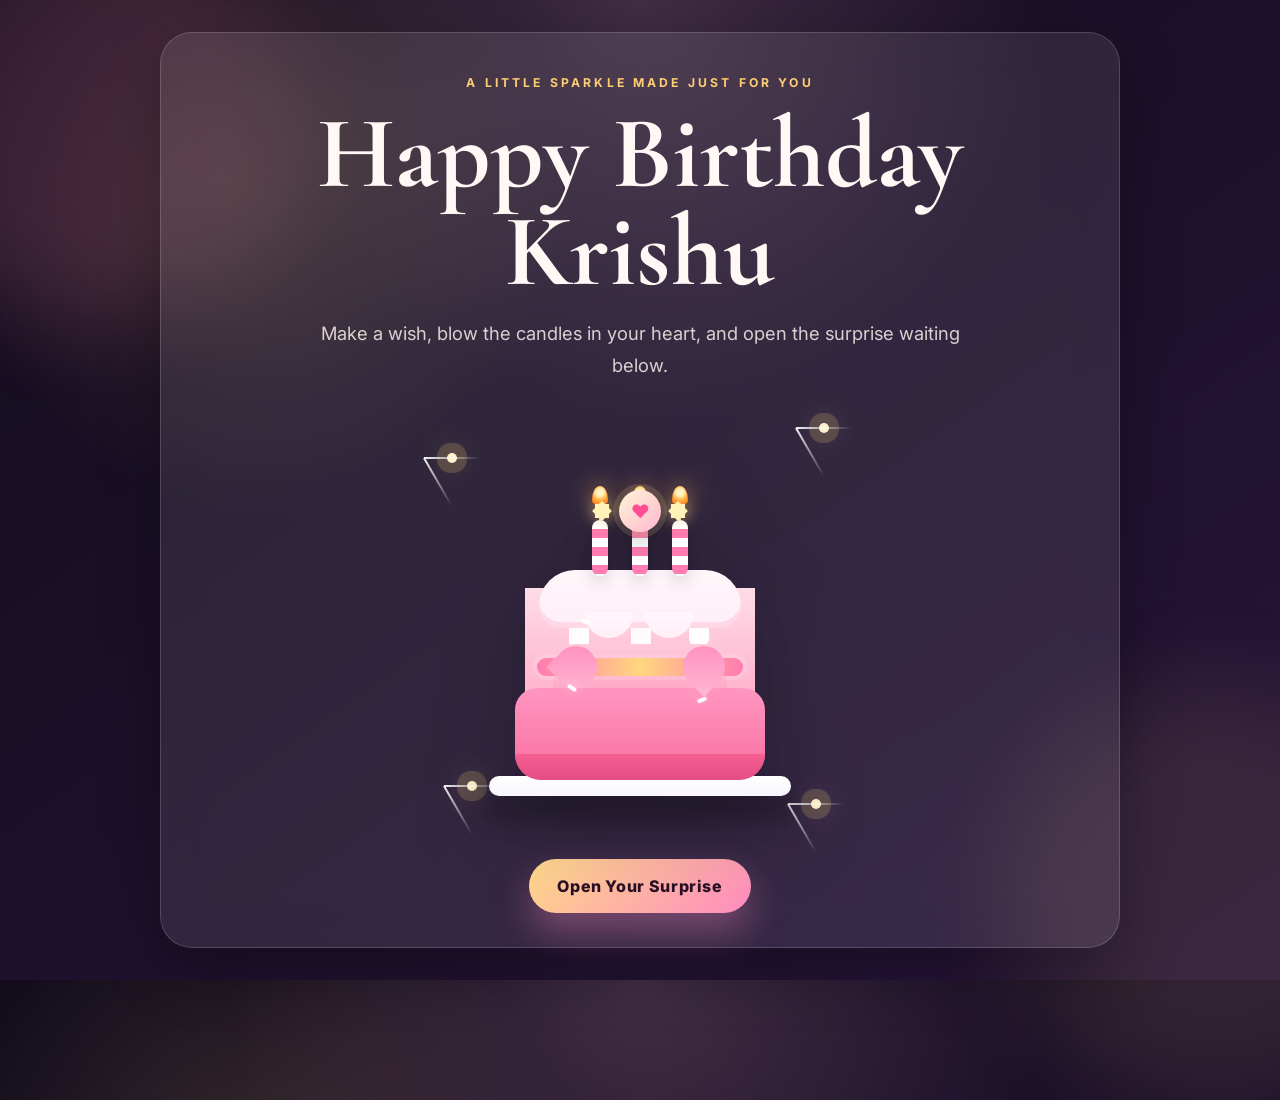
<file: index.html>
<!DOCTYPE html>
<html lang="en">
  <head>
    <meta charset="UTF-8" />
    <meta name="viewport" content="width=device-width, initial-scale=1.0" />
    <title>Birthday Surprise</title>
    <link rel="preconnect" href="https://fonts.googleapis.com" />
    <link rel="preconnect" href="https://fonts.gstatic.com" crossorigin />
    <link
      href="https://fonts.googleapis.com/css2?family=Cormorant+Garamond:wght@500;600;700&family=Inter:wght@400;500;600;700;800&display=swap"
      rel="stylesheet"
    />
    <link rel="stylesheet" href="styles.css" />
  </head>
  <body class="landing-page">
    <audio id="bg-music" src="assets/birthday-music.mp3" preload="auto" loop aria-hidden="true"></audio>
    <main class="scene">
      <div class="ambient ambient-left"></div>
      <div class="ambient ambient-right"></div>

      <section class="hero-panel">
        <p class="eyebrow">A little sparkle made just for you</p>
        <h1>Happy Birthday Krishu</h1>
        <p class="subtitle">
          Make a wish, blow the candles in your heart, and open the surprise waiting below.
        </p>

        <div class="cake-wrap" aria-label="Birthday cake with candles and firecrackers">
          <div class="spark spark-one"></div>
          <div class="spark spark-two"></div>
          <div class="spark spark-three"></div>
          <div class="spark spark-four"></div>

          <div class="cake-shadow"></div>
          <div class="cake">
            <div class="cake-topper">
              <span class="cake-star cake-star-left"></span>
              <span class="cake-heart">&hearts;</span>
              <span class="cake-star cake-star-right"></span>
            </div>
            <div class="drip drip-one"></div>
            <div class="drip drip-two"></div>
            <div class="drip drip-three"></div>
            <div class="cake-ribbon"></div>
            <div class="candles">
              <span class="candle candle-one"><span class="flame"></span></span>
              <span class="candle candle-two"><span class="flame"></span></span>
              <span class="candle candle-three"><span class="flame"></span></span>
            </div>
            <div class="sprinkle sprinkle-a"></div>
            <div class="sprinkle sprinkle-b"></div>
            <div class="sprinkle sprinkle-c"></div>
            <div class="sprinkle sprinkle-d"></div>
            <div class="icing"></div>
            <div class="middle-layer">
              <span class="frosting"></span>
            </div>
            <div class="base-layer">
              <span class="frosting frost-a"></span>
              <span class="frosting frost-b"></span>
            </div>
            <div class="plate"></div>
          </div>
        </div>

        <a class="surprise-btn" href="surprise.html">Open Your Surprise</a>
      </section>
    </main>

    <script src="script.js"></script>
  </body>
</html>
</file>
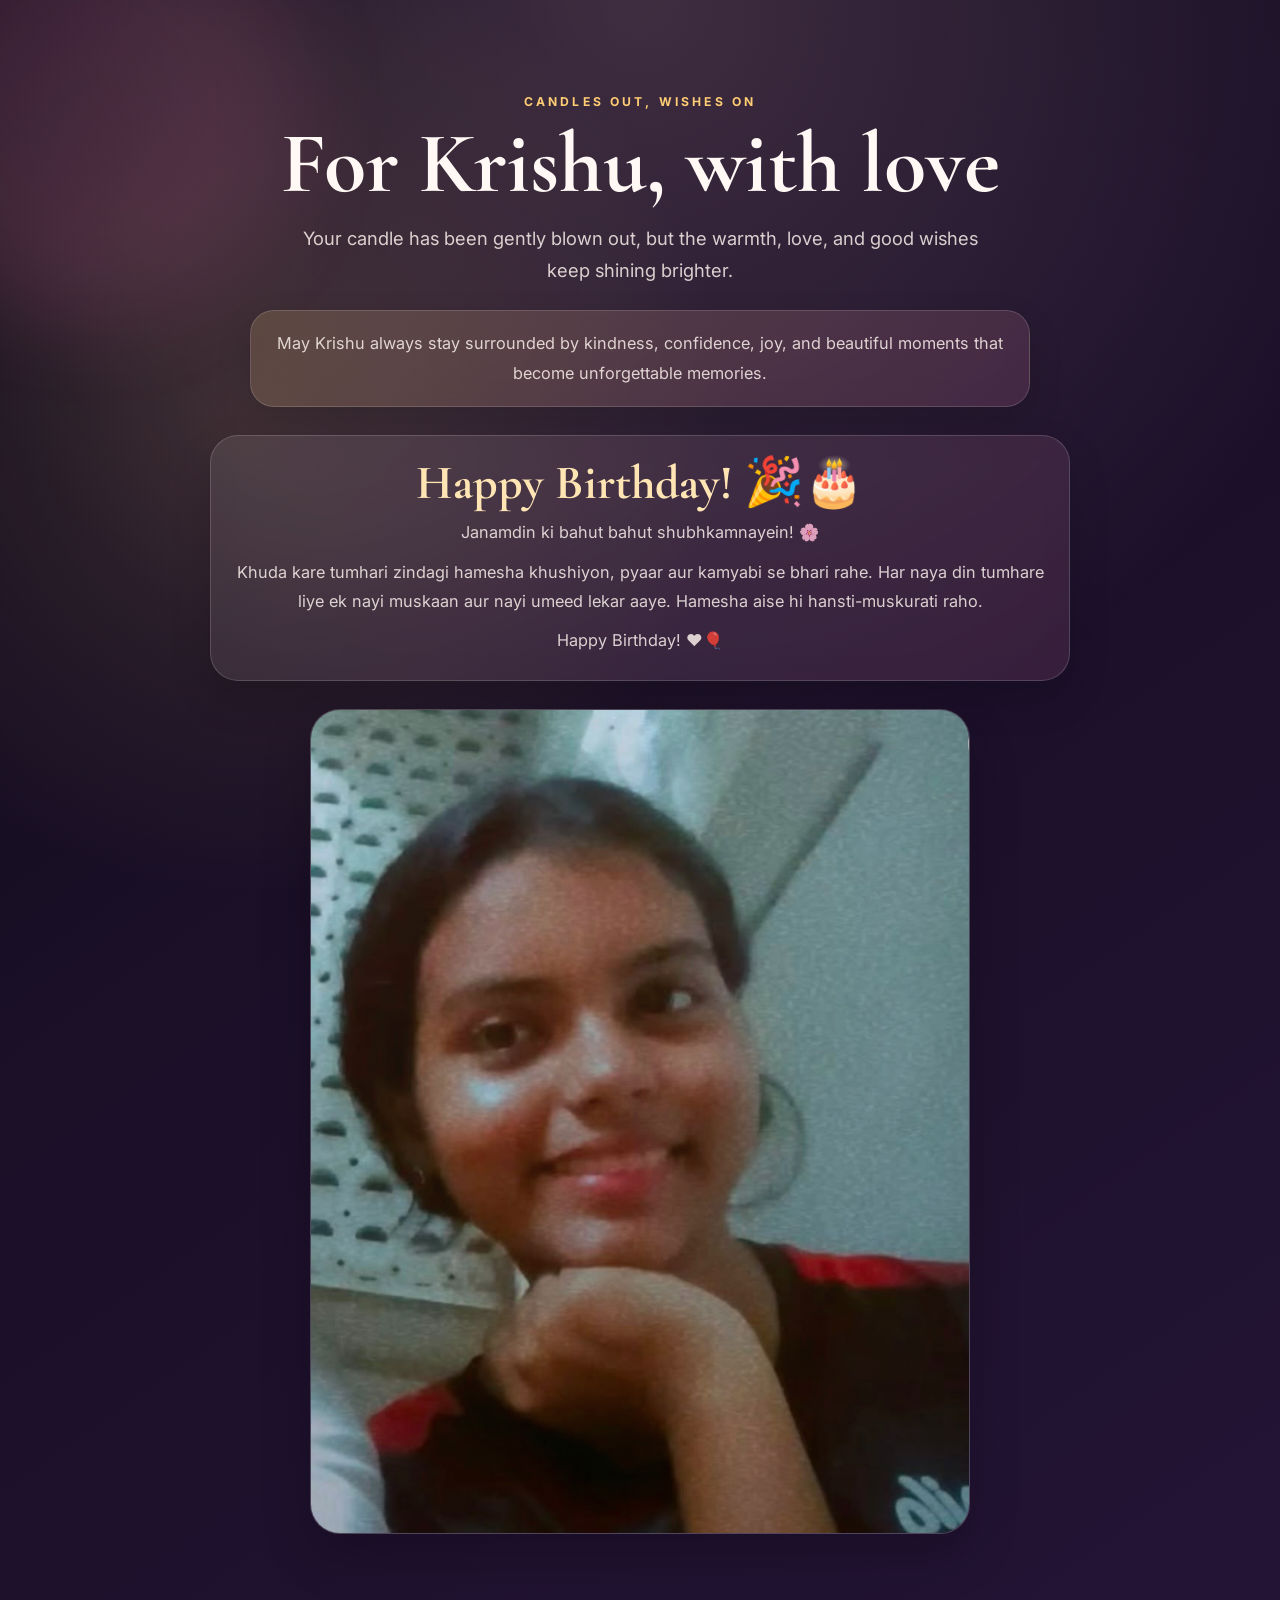
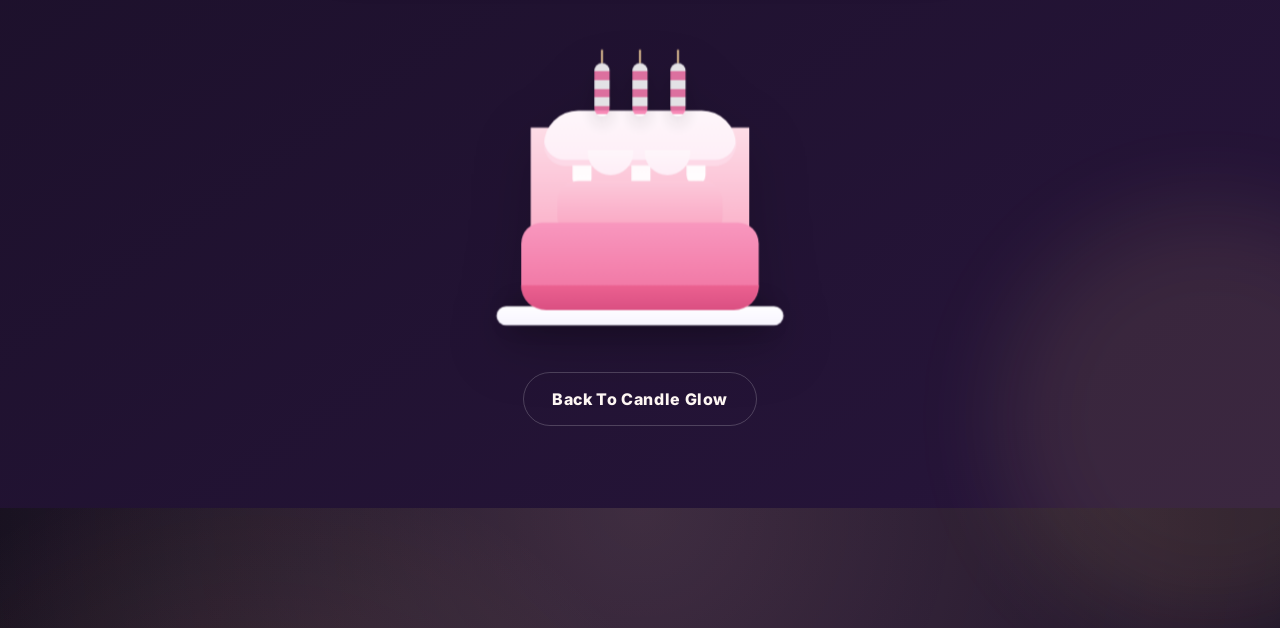
<file: surprise.html>
<!DOCTYPE html>
<html lang="en">
  <head>
    <meta charset="UTF-8" />
    <meta name="viewport" content="width=device-width, initial-scale=1.0" />
    <title>For Krishu</title>
    <link rel="preconnect" href="https://fonts.googleapis.com" />
    <link rel="preconnect" href="https://fonts.gstatic.com" crossorigin />
    <link
      href="https://fonts.googleapis.com/css2?family=Cormorant+Garamond:wght@500;600;700&family=Inter:wght@400;500;600;700;800&display=swap"
      rel="stylesheet"
    />
    <link rel="stylesheet" href="styles.css" />
  </head>
  <body class="surprise-page">
    <audio id="bg-music" src="assets/birthday-music.mp3" preload="auto" loop aria-hidden="true"></audio>
    <main class="scene surprise-scene">
      <div class="ambient ambient-left"></div>
      <div class="ambient ambient-right"></div>

      <section class="surprise-panel">
        <p class="eyebrow">Candles out, wishes on</p>
        <h1>For Krishu, with love</h1>
        <p class="subtitle">
          Your candle has been gently blown out, but the warmth, love, and good wishes keep shining brighter.
        </p>

        <div class="wish-banner">
          <p>
            May Krishu always stay surrounded by kindness, confidence, joy, and beautiful moments that become
            unforgettable memories.
          </p>
        </div>

        <div class="birthday-message">
          <h2>Happy Birthday! &#127881;&#127874;</h2>
          <p>Janamdin ki bahut bahut shubhkamnayein! &#127800;</p>
          <p>
            Khuda kare tumhari zindagi hamesha khushiyon, pyaar aur kamyabi se bhari rahe. Har naya din tumhare
            liye ek nayi muskaan aur nayi umeed lekar aaye. Hamesha aise hi hansti-muskurati raho.
          </p>
          <p>Happy Birthday! &#10084;&#65039;&#127880;</p>
        </div>

        <div class="photo-stage" aria-label="Photo slideshow for Krishu">
          <figure class="photo-frame">
            <img
              id="slideshow-photo"
              src="assets/krishu-1.jpeg"
              alt="Krishu smiling in a casual portrait"
              loading="eager"
              decoding="async"
            />
          </figure>
        </div>

        <div class="cake-reveal" aria-label="Cake with candles turned off">
          <div class="cake-shadow"></div>
          <div class="cake cake-muted">
            <div class="drip drip-one"></div>
            <div class="drip drip-two"></div>
            <div class="drip drip-three"></div>
            <div class="candles candles-off">
              <span class="candle candle-one"><span class="flame flame-off"></span></span>
              <span class="candle candle-two"><span class="flame flame-off"></span></span>
              <span class="candle candle-three"><span class="flame flame-off"></span></span>
            </div>
            <div class="icing"></div>
            <div class="middle-layer">
              <span class="frosting"></span>
            </div>
            <div class="base-layer">
              <span class="frosting frost-a"></span>
              <span class="frosting frost-b"></span>
            </div>
            <div class="plate"></div>
          </div>
        </div>

        <a class="surprise-btn ghost" href="index.html">Back to candle glow</a>
      </section>
    </main>

    <script src="script.js"></script>
  </body>
</html>
</file>
<file: styles.css>
:root {
  --bg-1: #120c1b;
  --bg-2: #27153b;
  --panel: rgba(255, 248, 246, 0.09);
  --panel-border: rgba(255, 255, 255, 0.16);
  --text: #fff8f4;
  --muted: rgba(255, 245, 240, 0.82);
  --accent: #ffcd73;
  --accent-2: #ff7bb1;
  --shadow: rgba(0, 0, 0, 0.32);
  --cake-top: #ffdce7;
  --cake-mid: #ffb7cf;
  --cake-bottom: #ff8fbc;
  --icing: #fff7fb;
  --plate: #f8f5ff;
}

* {
  box-sizing: border-box;
}

html,
body {
  margin: 0;
  min-height: 100%;
}

body {
  font-family: "Inter", sans-serif;
  color: var(--text);
  background:
    radial-gradient(circle at top, rgba(255, 188, 214, 0.18), transparent 35%),
    radial-gradient(circle at 20% 20%, rgba(255, 205, 115, 0.14), transparent 24%),
    linear-gradient(145deg, var(--bg-1), var(--bg-2));
  overflow-x: hidden;
}

body::before {
  content: "";
  position: fixed;
  inset: 0;
  background-image:
    linear-gradient(rgba(255, 255, 255, 0.04) 1px, transparent 1px),
    linear-gradient(90deg, rgba(255, 255, 255, 0.04) 1px, transparent 1px);
  background-size: 60px 60px;
  opacity: 0.12;
  pointer-events: none;
  mask-image: radial-gradient(circle at center, black 48%, transparent 100%);
}

.scene {
  min-height: 100vh;
  display: grid;
  place-items: center;
  padding: 32px 18px;
  position: relative;
}

.hero-panel,
.surprise-panel {
  width: min(960px, 100%);
  padding: 42px 24px 34px;
  text-align: center;
  position: relative;
  z-index: 1;
}

.hero-panel {
  background: var(--panel);
  border: 1px solid var(--panel-border);
  border-radius: 32px;
  backdrop-filter: blur(20px);
  box-shadow: 0 22px 60px var(--shadow);
}

.eyebrow {
  margin: 0 0 14px;
  text-transform: uppercase;
  letter-spacing: 0.26em;
  color: var(--accent);
  font-size: 0.76rem;
  font-weight: 700;
}

h1,
h2 {
  font-family: "Cormorant Garamond", serif;
  margin: 0;
  line-height: 0.96;
}

h1 {
  font-size: clamp(3.2rem, 8vw, 6.4rem);
}

.subtitle {
  max-width: 680px;
  margin: 16px auto 0;
  font-size: clamp(1rem, 2vw, 1.15rem);
  line-height: 1.75;
  color: var(--muted);
}

.wish-banner {
  width: min(780px, 100%);
  margin: 24px auto 0;
  padding: 18px 20px;
  border-radius: 24px;
  background: linear-gradient(135deg, rgba(255, 219, 138, 0.16), rgba(255, 140, 192, 0.14));
  border: 1px solid rgba(255, 255, 255, 0.15);
  box-shadow: 0 14px 34px rgba(0, 0, 0, 0.16);
  backdrop-filter: blur(12px);
}

.wish-banner p {
  margin: 0;
  color: var(--muted);
  line-height: 1.8;
  font-size: 1.02rem;
}

.birthday-message {
  width: min(860px, 100%);
  margin: 28px auto 0;
  padding: 24px 22px;
  border-radius: 28px;
  background: linear-gradient(135deg, rgba(255, 255, 255, 0.09), rgba(255, 140, 192, 0.12));
  border: 1px solid rgba(255, 255, 255, 0.16);
  box-shadow: 0 18px 38px rgba(0, 0, 0, 0.18);
  backdrop-filter: blur(12px);
}

.birthday-message h2 {
  font-size: clamp(2rem, 4vw, 3rem);
  color: #ffe5b4;
  margin-bottom: 12px;
}

.birthday-message p {
  margin: 10px 0 0;
  line-height: 1.8;
  color: var(--muted);
  font-size: 1.02rem;
}

.cake-wrap,
.cake-reveal {
  width: min(430px, 92vw);
  aspect-ratio: 1;
  margin: 24px auto 24px;
  position: relative;
  display: grid;
  place-items: center;
}

.cake-shadow {
  position: absolute;
  bottom: 18px;
  width: 72%;
  height: 18px;
  border-radius: 999px;
  background: rgba(0, 0, 0, 0.25);
  filter: blur(12px);
}

.cake {
  position: relative;
  width: 250px;
  height: 252px;
  margin-top: 68px;
  filter: drop-shadow(0 24px 40px rgba(0, 0, 0, 0.25));
  transform: translateY(0);
}

.cake::before {
  content: "";
  position: absolute;
  inset: 60px 10px 16px;
  border-radius: 0 0 28px 28px;
  background: linear-gradient(180deg, var(--cake-top), var(--cake-mid) 55%, var(--cake-bottom));
}

.cake::after {
  content: "";
  position: absolute;
  left: 0;
  right: 0;
  bottom: 0;
  height: 26px;
  border-radius: 0 0 26px 26px;
  background: linear-gradient(180deg, #f55f92, #e44d84);
}

.cake-topper {
  position: absolute;
  left: 50%;
  top: -38px;
  transform: translateX(-50%);
  display: flex;
  align-items: center;
  gap: 10px;
  z-index: 4;
}

.cake-heart {
  width: 42px;
  height: 42px;
  display: grid;
  place-items: center;
  border-radius: 50%;
  background: linear-gradient(135deg, #fff6d6, #ffb7cf);
  color: #ff4f92;
  font-size: 1.15rem;
  box-shadow:
    0 0 0 6px rgba(255, 219, 138, 0.15),
    0 12px 24px rgba(0, 0, 0, 0.18);
}

.cake-star {
  position: relative;
  width: 14px;
  height: 14px;
  background: #fff1b8;
  transform: rotate(45deg);
  box-shadow: 0 0 16px rgba(255, 219, 138, 0.8);
}

.cake-star::before,
.cake-star::after {
  content: "";
  position: absolute;
  inset: 0;
  background: inherit;
}

.cake-star::before {
  transform: rotate(45deg);
}

.cake-star::after {
  transform: rotate(-45deg);
}

.cake-ribbon {
  position: absolute;
  left: 22px;
  right: 22px;
  top: 130px;
  height: 18px;
  border-radius: 999px;
  background: linear-gradient(90deg, #ff7bb1, #ffd77d, #ff7bb1);
  box-shadow: 0 0 0 4px rgba(255, 255, 255, 0.12);
  z-index: 1;
}

.cake-ribbon::before,
.cake-ribbon::after {
  content: "";
  position: absolute;
  top: 50%;
  width: 42px;
  height: 42px;
  border-radius: 50% 50% 50% 0;
  background: linear-gradient(135deg, #ff8cc0, #ffb7cf);
  transform: translateY(-50%) rotate(45deg);
}

.cake-ribbon::before {
  left: 18px;
}

.cake-ribbon::after {
  right: 18px;
  border-radius: 50% 50% 0 50%;
}

.sprinkle {
  position: absolute;
  width: 10px;
  height: 4px;
  border-radius: 999px;
  background: #fff;
  z-index: 3;
  opacity: 0.95;
  box-shadow: 0 0 8px rgba(255, 255, 255, 0.38);
}

.sprinkle-a {
  top: 92px;
  left: 66px;
  transform: rotate(18deg);
}

.sprinkle-b {
  top: 108px;
  left: 184px;
  transform: rotate(-22deg);
}

.sprinkle-c {
  top: 158px;
  left: 52px;
  transform: rotate(34deg);
}

.sprinkle-d {
  top: 170px;
  right: 58px;
  transform: rotate(-20deg);
}

.icing {
  position: absolute;
  left: 24px;
  right: 24px;
  top: 42px;
  height: 58px;
  border-radius: 36px 36px 22px 22px;
  background: linear-gradient(180deg, var(--icing), #ffeef7);
  box-shadow: inset 0 -6px 0 rgba(255, 148, 183, 0.25);
}

.icing::before,
.icing::after {
  content: "";
  position: absolute;
  bottom: -10px;
  width: 48px;
  height: 26px;
  border-radius: 0 0 40px 40px;
  background: inherit;
}

.icing::before {
  left: 46px;
}

.icing::after {
  right: 48px;
}

.middle-layer {
  position: absolute;
  left: 38px;
  right: 38px;
  bottom: 76px;
  height: 60px;
  border-radius: 22px;
  background: linear-gradient(180deg, #ffc9dc, #ff9ec0);
}

.base-layer {
  position: absolute;
  left: 0;
  right: 0;
  bottom: 0;
  height: 92px;
  border-radius: 22px 22px 26px 26px;
  background: linear-gradient(180deg, #ff96c0, #f86d9f);
}

.frosting {
  position: absolute;
  inset: auto 18px -8px;
  height: 22px;
  border-radius: 999px;
  background: var(--icing);
}

.middle-layer .frosting {
  left: 14px;
  right: 14px;
}

.frost-a,
.frost-b {
  width: 58px;
  height: 20px;
  bottom: -8px;
  border-radius: 999px;
}

.frost-a {
  left: 26px;
}

.frost-b {
  right: 26px;
}

.plate {
  position: absolute;
  left: -26px;
  right: -26px;
  bottom: -16px;
  height: 20px;
  border-radius: 999px;
  background: linear-gradient(180deg, #fff, var(--plate));
  box-shadow: 0 12px 32px rgba(0, 0, 0, 0.16);
}

.candles {
  position: absolute;
  left: 0;
  right: 0;
  top: -8px;
  display: flex;
  justify-content: center;
  gap: 24px;
  z-index: 2;
}

.candle {
  width: 16px;
  height: 56px;
  border-radius: 12px;
  background:
    repeating-linear-gradient(180deg, #fff 0 9px, #ff7bb1 9px 18px);
  position: relative;
  box-shadow: 0 8px 18px rgba(0, 0, 0, 0.14);
}

.candle::before {
  content: "";
  position: absolute;
  left: 50%;
  top: -14px;
  width: 2px;
  height: 14px;
  background: #ffd89c;
  transform: translateX(-50%);
}

.flame {
  position: absolute;
  left: 50%;
  top: -34px;
  width: 16px;
  height: 22px;
  transform: translateX(-50%);
  border-radius: 50% 50% 50% 50% / 62% 62% 38% 38%;
  background: radial-gradient(circle at 50% 30%, #fff4c2 0 20%, #ffb84d 40%, #ff6a00 72%, rgba(255, 106, 0, 0) 73%);
  filter: drop-shadow(0 0 12px rgba(255, 180, 80, 0.75));
  animation: flame-flicker 0.9s infinite ease-in-out alternate;
}

.flame-off {
  opacity: 0;
  transform: translateX(-50%) scale(0.4);
}

.cake-muted .candle {
  opacity: 0.88;
}

.cake-muted {
  filter: grayscale(0.08) drop-shadow(0 20px 30px rgba(0, 0, 0, 0.18));
}

.drip {
  position: absolute;
  top: 72px;
  width: 20px;
  background: linear-gradient(180deg, var(--icing), #fff);
  border-radius: 999px;
}

.drip-one {
  left: 54px;
  height: 52px;
}

.drip-two {
  left: 116px;
  height: 72px;
}

.drip-three {
  right: 56px;
  height: 48px;
}

.surprise-btn {
  display: inline-flex;
  align-items: center;
  justify-content: center;
  min-height: 54px;
  padding: 0 28px;
  border-radius: 999px;
  background: linear-gradient(135deg, #ffdb8a, #ff8cc0);
  color: #2a1025;
  text-decoration: none;
  font-weight: 800;
  font-size: 1rem;
  text-transform: capitalize;
  letter-spacing: 0.04em;
  box-shadow: 0 18px 36px rgba(255, 139, 192, 0.35);
  transition: transform 160ms ease, box-shadow 160ms ease, filter 160ms ease;
}

.surprise-btn:hover {
  transform: translateY(-2px);
  box-shadow: 0 22px 42px rgba(255, 139, 192, 0.42);
  filter: brightness(1.02);
}

.surprise-btn:active {
  transform: translateY(1px);
}

.surprise-btn.ghost {
  background: transparent;
  border: 1px solid rgba(255, 255, 255, 0.2);
  color: var(--text);
  box-shadow: none;
}

.surprise-panel h1 {
  font-size: clamp(2.8rem, 7vw, 5.4rem);
}

.photo-stage {
  width: min(660px, 100%);
  aspect-ratio: 4 / 5;
  margin: 28px auto 0;
  position: relative;
  border-radius: 30px;
  overflow: hidden;
  background: rgba(255, 255, 255, 0.08);
  border: 1px solid rgba(255, 255, 255, 0.15);
  box-shadow: 0 22px 48px rgba(0, 0, 0, 0.22);
}

.photo-stage::before {
  content: "";
  position: absolute;
  inset: 0;
  background: linear-gradient(180deg, rgba(255, 255, 255, 0.06), rgba(0, 0, 0, 0.18));
  pointer-events: none;
  z-index: 2;
}

.photo-frame {
  margin: 0;
  position: absolute;
  inset: 0;
}

.photo-frame img {
  width: 100%;
  height: 100%;
  display: block;
  object-fit: cover;
  object-position: center;
  filter: saturate(1.03);
  opacity: 1;
  transition:
    opacity 900ms ease,
    transform 900ms ease;
  transform: scale(1);
}

.photo-frame img.is-fading {
  opacity: 0;
  transform: scale(1.03);
}

.cake-reveal {
  width: min(380px, 90vw);
  margin-top: 34px;
  transform: scale(0.95);
}

.spark {
  position: absolute;
  width: 10px;
  height: 10px;
  background: #fff2cc;
  border-radius: 50%;
  box-shadow:
    0 0 0 10px rgba(255, 215, 120, 0.18),
    0 0 30px rgba(255, 215, 120, 0.8);
  animation: sparkle 2.4s infinite ease-in-out;
}

.firecracker {
  position: absolute;
  left: 50%;
  top: 50%;
  width: 8px;
  height: 8px;
  border-radius: 50%;
  background: var(--color);
  box-shadow:
    0 0 0 6px rgba(255, 255, 255, 0.12),
    0 0 18px var(--color);
  transform: translate(-50%, -50%);
  animation: burst 1.9s infinite ease-out;
  animation-delay: var(--delay);
  pointer-events: none;
  opacity: 0;
}

.firecracker::before {
  content: "";
  position: absolute;
  left: 50%;
  top: 50%;
  width: 30px;
  height: 2px;
  background: linear-gradient(90deg, var(--color), rgba(255, 255, 255, 0));
  transform: translate(-50%, -50%) rotate(0deg);
  box-shadow: 0 0 8px var(--color);
}

.firecracker::after {
  content: "";
  position: absolute;
  left: 50%;
  top: 50%;
  width: 30px;
  height: 2px;
  background: linear-gradient(90deg, var(--color), rgba(255, 255, 255, 0));
  transform: translate(-50%, -50%) rotate(90deg);
}

.spark::before,
.spark::after {
  content: "";
  position: absolute;
  inset: 50% auto auto 50%;
  width: 56px;
  height: 2px;
  background: linear-gradient(90deg, rgba(255, 255, 255, 0.95), rgba(255, 122, 177, 0));
  transform-origin: left center;
}

.spark::after {
  transform: translate(-50%, -50%) rotate(60deg);
}

.spark::before {
  transform: translate(-50%, -50%) rotate(0deg);
}

.spark-one {
  top: 48px;
  left: 22px;
}

.spark-two {
  top: 18px;
  right: 26px;
  animation-delay: 0.35s;
}

.spark-three {
  bottom: 44px;
  left: 42px;
  animation-delay: 0.7s;
}

.spark-four {
  bottom: 26px;
  right: 34px;
  animation-delay: 1.05s;
}

.ambient {
  position: absolute;
  width: 420px;
  height: 420px;
  border-radius: 50%;
  filter: blur(48px);
  opacity: 0.35;
  pointer-events: none;
}

.ambient-left {
  left: -120px;
  top: -100px;
  background: rgba(255, 128, 177, 0.42);
}

.ambient-right {
  right: -140px;
  bottom: -120px;
  background: rgba(255, 210, 120, 0.28);
}

.surprise-scene {
  align-items: start;
  padding-top: 52px;
  padding-bottom: 48px;
}

@keyframes flame-flicker {
  0% {
    transform: translateX(-50%) scale(0.95) rotate(-2deg);
  }
  100% {
    transform: translateX(-50%) scale(1.05) rotate(2deg);
  }
}

@keyframes sparkle {
  0%,
  100% {
    transform: scale(0.7) translateY(0);
    opacity: 0.55;
  }
  50% {
    transform: scale(1.1) translateY(-8px);
    opacity: 1;
  }
}

@keyframes burst {
  0% {
    opacity: 0;
    transform: translate(-50%, -50%) scale(0.2);
  }
  12% {
    opacity: 1;
  }
  45% {
    opacity: 0.88;
    transform:
      translate(calc(-50% + var(--x)), calc(-50% + var(--y)))
      scale(1);
  }
  100% {
    opacity: 0;
    transform:
      translate(calc(-50% + var(--x)), calc(-50% + var(--y)))
      scale(0.6);
  }
}

@media (max-width: 760px) {
  .hero-panel,
  .surprise-panel {
    padding-left: 16px;
    padding-right: 16px;
  }

  .birthday-message {
    padding: 20px 16px;
  }

  .photo-stage {
    width: min(100%, 420px);
    aspect-ratio: 3 / 4;
  }

  .cake {
    transform: scale(0.9);
    transform-origin: center top;
  }

  .cake-wrap,
  .cake-reveal {
    margin-top: 16px;
    margin-bottom: 20px;
  }
}
</file>
